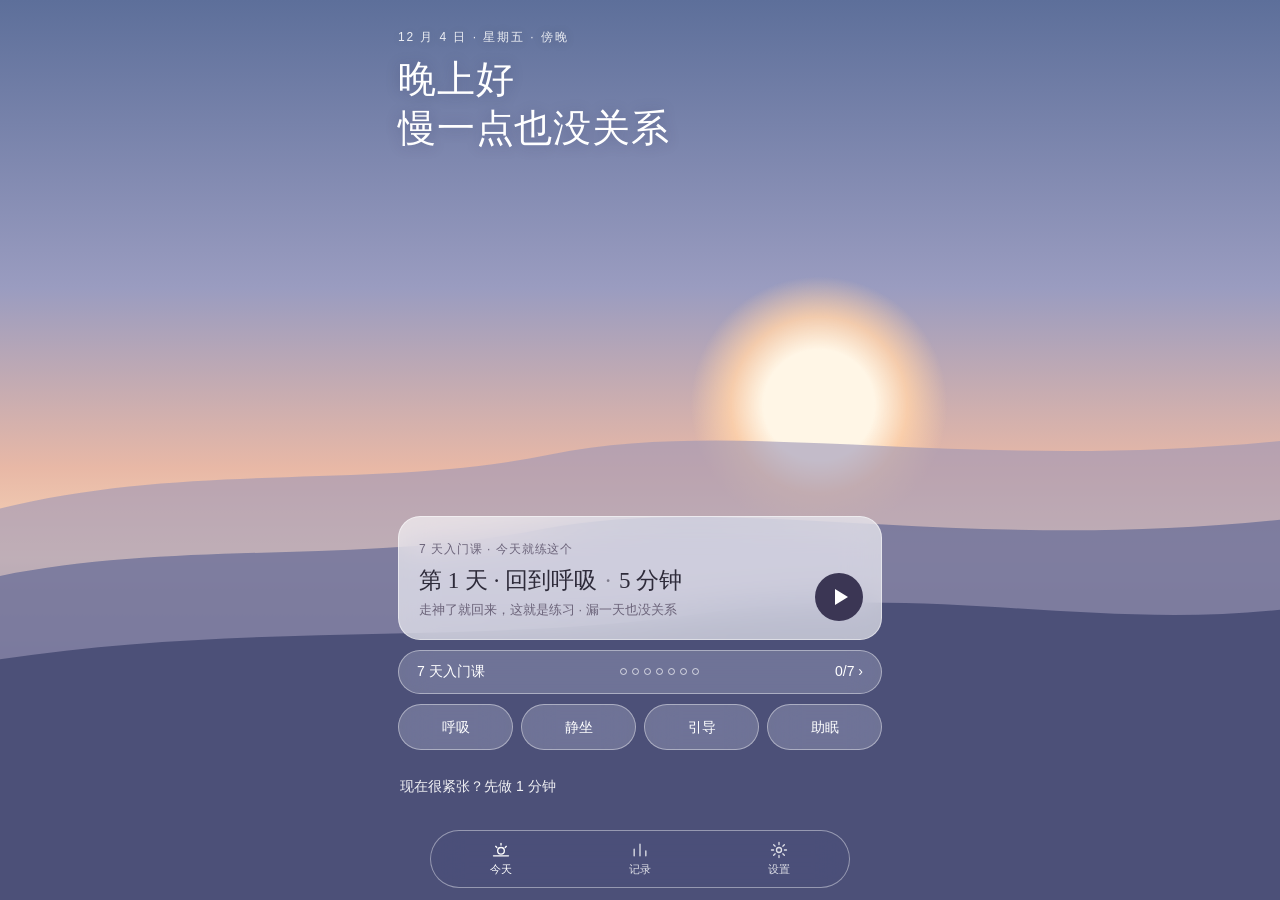
<file: index.html>
<!doctype html>
<html lang="zh-Hans" data-sky="dusk">
<head>
  <meta charset="utf-8">
  <meta name="viewport" content="width=device-width, initial-scale=1, viewport-fit=cover">
  <title>一息</title>
  <meta name="description" content="免费、无广告、无账号、可离线的呼吸与冥想练习">
  <meta name="theme-color" content="#5d6f9a">
  <meta name="apple-mobile-web-app-capable" content="yes">
  <meta name="mobile-web-app-capable" content="yes">
  <meta name="apple-mobile-web-app-status-bar-style" content="black-translucent">
  <meta name="apple-mobile-web-app-title" content="一息">
  <link rel="manifest" href="manifest.webmanifest">
  <link rel="icon" href="icons/icon.svg" type="image/svg+xml">
  <link rel="apple-touch-icon" href="icons/icon-180.png">
  <link rel="stylesheet" href="styles.css">
</head>
<body>
  <div id="scene" aria-hidden="true">
    <div class="sky"></div>
    <div class="stars"></div>
    <div class="sun" id="sun"><i></i></div>
    <svg class="hills" viewBox="0 0 400 800" preserveAspectRatio="none">
      <path class="h1" d="M0 452 C60 410 118 436 172 404 C232 370 300 420 400 392 V800 H0Z"/>
      <path class="h2" d="M0 512 C55 480 115 502 170 470 C230 438 300 492 400 462 V800 H0Z"/>
      <path class="h3" d="M0 586 C80 552 150 574 220 545 C290 518 340 560 400 542 V800 H0Z"/>
    </svg>
  </div>
  <main id="view"></main>
  <nav id="tabs" aria-label="主导航"></nav>
  <div id="overlay"></div>
  <noscript>一息需要开启 JavaScript。</noscript>
  <script type="module" src="app.js"></script>
</body>
</html>
</file>
<file: styles.css>
/* author: claude
   A · 晨昏：一片随时间变化的天空和远山，所有页面都浮在这片景色上。
   天色由 <html data-sky="dawn|day|dusk|night"> 决定（app.js 按时间设置）。 */

:root {
  --serif: "Songti SC", "STSong", "Noto Serif SC", "Source Han Serif SC", ui-serif, Georgia, serif;
  --sans: -apple-system, BlinkMacSystemFont, "PingFang SC", "Hiragino Sans GB", "Noto Sans SC", "Microsoft YaHei", sans-serif;
  --radius: 22px;
  --tabs-h: 64px;
  --ease: cubic-bezier(.2, .8, .2, 1);
}

/* ---------------- 四种天色 ---------------- */
:root[data-sky="dawn"] {
  --s1: #8ea3c8; --s2: #c4bfd6; --s3: #f1cfc2; --s4: #f8e2cf;
  --h1: #aaa9c4; --h2: #8584a6; --h3: #5d5f85;
  --sun-core: #fff8ec; --sun-glow: rgba(255, 214, 186, .85);
  --card: rgba(255, 255, 255, .64); --card-line: rgba(255, 255, 255, .55); --ink: #2c2a3e; --ink-2: #6a6680;
  --chip: rgba(255, 255, 255, .24); --chip-line: rgba(255, 255, 255, .45);
  --btn: #45426a; --btn-ink: #fff; --sheet: #f7f4f2; --accent: #c0796a;
}
:root[data-sky="day"] {
  --s1: #6fa6d6; --s2: #9cc6e6; --s3: #d4e7f1; --s4: #edf3f0;
  --h1: #a8bfd0; --h2: #7f9db5; --h3: #557690;
  --sun-core: #fffdf4; --sun-glow: rgba(255, 248, 222, .9);
  --card: rgba(255, 255, 255, .66); --card-line: rgba(255, 255, 255, .6); --ink: #22313f; --ink-2: #5d6d7c;
  --chip: rgba(255, 255, 255, .26); --chip-line: rgba(255, 255, 255, .5);
  --btn: #2f5673; --btn-ink: #fff; --sheet: #f4f7f8; --accent: #3f7ea6;
}
:root[data-sky="dusk"] {
  --s1: #5d6f9a; --s2: #9a9cc0; --s3: #e8b8a6; --s4: #f6d6b9;
  --h1: #9b95b6; --h2: #6f7299; --h3: #4c5078;
  --sun-core: #fff6e6; --sun-glow: rgba(255, 210, 170, .85);
  --card: rgba(255, 255, 255, .62); --card-line: rgba(255, 255, 255, .5); --ink: #2e2b3a; --ink-2: #6c647a;
  --chip: rgba(255, 255, 255, .2); --chip-line: rgba(255, 255, 255, .42);
  --btn: #3b3654; --btn-ink: #fff; --sheet: #f7f3f1; --accent: #c7775f;
}
:root[data-sky="night"] {
  --s1: #0c1330; --s2: #172249; --s3: #2a3561; --s4: #3c4370;
  --h1: #28315a; --h2: #1b2347; --h3: #0f152e;
  --sun-core: #eef0fa; --sun-glow: rgba(190, 200, 255, .32);
  --card: rgba(30, 38, 76, .62); --card-line: rgba(255, 255, 255, .14); --ink: #eef0f8; --ink-2: #a9afcf;
  --chip: rgba(255, 255, 255, .08); --chip-line: rgba(255, 255, 255, .18);
  --btn: #e9ebf7; --btn-ink: #161c3a; --sheet: #182042; --accent: #b9c2f5;
}

* { box-sizing: border-box; -webkit-tap-highlight-color: transparent; }
html, body { margin: 0; }
html { background: var(--s1); }
body { color: #fff; font: 16px/1.6 var(--sans); -webkit-font-smoothing: antialiased; min-height: 100dvh; overflow-x: hidden; }
button { font: inherit; color: inherit; background: none; border: 0; padding: 0; cursor: pointer; }
svg.i { width: 22px; height: 22px; fill: none; stroke: currentColor; stroke-width: 1.6; stroke-linecap: round; stroke-linejoin: round; }
:focus-visible { outline: 2px solid rgba(255, 255, 255, .9); outline-offset: 3px; border-radius: 8px; }

/* ---------------- 场景 ---------------- */
#scene { position: fixed; inset: 0; z-index: 0; overflow: hidden; pointer-events: none; }
#scene .sky { position: absolute; inset: 0; background: linear-gradient(180deg, var(--s1) 0%, var(--s2) 32%, var(--s3) 52%, var(--s4) 62%, var(--h3) 100%); }
#scene .stars { position: absolute; inset: 0 0 45% 0; opacity: 0; transition: opacity 1.2s; }
:root[data-sky="night"] #scene .stars { opacity: 1; }
#scene .stars i { position: absolute; width: 2px; height: 2px; border-radius: 50%; background: #fff; animation: twinkle 5s ease-in-out infinite; }
@keyframes twinkle { 0%, 100% { opacity: .25; } 50% { opacity: .9; } }
#scene .sun { --size: min(46vmin, 260px); position: absolute; left: var(--sun-x, 50%); top: 50%; width: var(--size); height: var(--size); margin-left: calc(var(--size) / -2);
  transform: translateY(calc(-50% + var(--sun-dy, -4vh))) scale(var(--sun-s, 1)); transition: transform 1.6s var(--ease), left 1.6s var(--ease); will-change: transform; }
#scene .sun i { position: absolute; inset: 0; border-radius: 50%; background: radial-gradient(circle, var(--sun-core) 0 30%, var(--sun-glow) 48%, transparent 70%); }
body.live #scene .sun { transition: none; }
#scene .hills { position: absolute; inset: 0; width: 100%; height: 100%; }
#scene .h1 { fill: var(--h1); opacity: .6; }
#scene .h2 { fill: var(--h2); opacity: .82; }
#scene .h3 { fill: var(--h3); }
@media (prefers-reduced-motion: reduce) { #scene .sun { transition: none; } #scene .stars i { animation: none; } }

/* ---------------- 版面 ---------------- */
#view { position: relative; z-index: 1; max-width: 520px; margin: 0 auto;
  padding: calc(env(safe-area-inset-top) + 28px) 18px calc(var(--tabs-h) + env(safe-area-inset-bottom) + 28px); min-height: 100dvh; }
body.live #view, body.live #tabs { visibility: hidden; }
.shadow { text-shadow: 0 1px 14px rgba(40, 40, 80, .28); }

.glass { background: var(--chip); border: 1px solid var(--chip-line); backdrop-filter: blur(16px) saturate(1.2); -webkit-backdrop-filter: blur(16px) saturate(1.2); }
.card { background: var(--card); border: 1px solid var(--card-line); color: var(--ink); border-radius: var(--radius);
  backdrop-filter: blur(18px) saturate(1.2); -webkit-backdrop-filter: blur(18px) saturate(1.2); }

/* 首页 */
.home { display: flex; flex-direction: column; min-height: calc(100dvh - var(--tabs-h) - env(safe-area-inset-bottom) - env(safe-area-inset-top) - 56px); }
.eyebrow { font-size: 12px; letter-spacing: .16em; opacity: .88; margin: 0; }
.greet { font: 500 32px/1.28 var(--serif); margin: 8px 0 0; letter-spacing: .02em; }
.home .spacer { flex: 1; min-height: 26vh; }
.today { display: block; width: 100%; text-align: left; padding: 18px 20px; position: relative; }
.today small { font-size: 12px; color: var(--ink-2); letter-spacing: .08em; }
.today .t { display: block; font: 500 23px/1.35 var(--serif); margin: 4px 0; }
.today .t .dot { margin: 0 .35em; opacity: .5; }
.today .m { display: block; font-size: 13px; color: var(--ink-2); padding-right: 64px; }
.today .play { position: absolute; right: 18px; bottom: 18px; width: 48px; height: 48px; border-radius: 50%; background: var(--btn); color: var(--btn-ink); display: grid; place-items: center; }
.today .play::after { content: ""; border-left: 13px solid currentColor; border-top: 8px solid transparent; border-bottom: 8px solid transparent; margin-left: 4px; }
.today:active { transform: scale(.985); }
/* 整张卡片是“开始”（.go 铺满卡片），时长标签单独可点，打开这次练习的设置 */
.today .go { position: absolute; inset: 0; z-index: 1; border-radius: inherit; }
.today .dur { position: relative; z-index: 2; display: inline-flex; align-items: center; gap: 7px; min-height: 44px; margin: -10px 0; padding: 0 12px;
  border-radius: 999px; font: inherit; background: color-mix(in srgb, var(--ink) 8%, transparent); }
.today .dur i { width: 7px; height: 7px; border-right: 1.5px solid currentColor; border-bottom: 1.5px solid currentColor; transform: translateY(-3px) rotate(45deg); opacity: .6; }
.quick { display: grid; grid-template-columns: repeat(4, 1fr); gap: 8px; margin-top: 10px; }
.quick button { border-radius: 999px; padding: 11px 0; font-size: 14px; font-weight: 500; }
.quick button:active { background: rgba(255, 255, 255, .34); }
/* 助眠：练完后背景声继续 */
.tail-box.off .chips { opacity: .35; pointer-events: none; }
.tail-box .need { display: none; }
.tail-box.off .need { display: inline; color: var(--accent); }
#tailbar { align-self: center; display: flex; align-items: center; gap: 12px; margin-bottom: 12px; padding: 4px 4px 4px 18px; border-radius: 999px; font-size: 14px; white-space: nowrap; }
#tailbar button { min-height: 40px; padding: 0 16px; border-radius: 999px; background: var(--btn); color: var(--btn-ink); font-weight: 600; }


/* 入门课 */
.course-row { display: flex; align-items: center; gap: 10px; width: 100%; margin-top: 10px; padding: 0 18px; min-height: 44px; border-radius: 999px; font-size: 14px; font-weight: 500; }
.course-row .dots { display: flex; gap: 5px; flex: 1; justify-content: center; }
.course-row .dots i { width: 7px; height: 7px; border-radius: 50%; border: 1px solid currentColor; opacity: .7; }
.course-row .dots i.on { background: currentColor; opacity: 1; }
.pick .dot.done, .pick .dot.next { display: grid; place-items: center; font: 600 14px var(--sans); color: #fff; }
.pick .dot:not(.done):not(.next):not(:empty) { display: grid; place-items: center; font: 500 14px var(--sans); color: var(--ink-2); background: color-mix(in srgb, var(--ink) 8%, transparent); }
.pick .dot.done { background: var(--btn); color: var(--btn-ink); }
.pick .dot.next { background: var(--accent); color: var(--btn-ink); }
.home:has(.course-row) .spacer, .home:has(#tailbar) .spacer { min-height: 12vh; } /* 小屏上给入门课、继续响的背景声让出位置 */
.float .task { margin-top: 26px; padding: 14px 18px; max-width: 22em; text-align: left; text-shadow: none; }
.float .task small { font-size: 12px; color: var(--ink-2); letter-spacing: .08em; }
.float .task p { margin: 4px 0 0; font-size: 15px; opacity: 1; line-height: 1.7; }
.home-foot { display: flex; justify-content: space-between; align-items: center; margin-top: 14px; font-size: 14px; }
.home-foot button { min-height: 44px; padding: 0 2px; opacity: .92; }

/* 底部导航 */
#tabs { position: fixed; z-index: 4; left: 50%; transform: translateX(-50%); bottom: calc(env(safe-area-inset-bottom) + 12px);
  width: min(calc(100% - 28px), 420px); height: 58px; border-radius: 29px; display: flex; justify-content: space-around; align-items: center; }
#tabs button { flex: 1; height: 100%; display: flex; flex-direction: column; align-items: center; justify-content: center; gap: 1px; font-size: 11px; opacity: .62; }
#tabs button svg { width: 20px; height: 20px; }
#tabs button[aria-current="page"] { opacity: 1; }
/* 底部导航对比度（T022）：清晨、傍晚垫一层深色远山色；白天改成浅底深字 */
#tabs { background: color-mix(in srgb, var(--h3) 72%, transparent); }
#tabs button { opacity: .82; }
:root[data-sky="day"] #tabs { background: rgba(255, 255, 255, .74); color: var(--ink); }
:root[data-sky="night"] #tabs { background: var(--chip); }

/* 记录、设置 */
.page-title { font: 500 30px/1.25 var(--serif); margin: 0; }
.page-sub { margin: 6px 0 0; font-size: 14px; opacity: .92; }
.panel { padding: 18px; margin-top: 14px; }
.panel h2 { font-size: 13px; font-weight: 500; color: var(--ink-2); letter-spacing: .08em; margin: 0 0 12px; }
.panel h2 ~ h2 { margin-top: 20px; }
.weekrow { display: grid; grid-template-columns: repeat(7, 1fr); text-align: center; font-size: 12px; color: var(--ink-2); }
.wd { display: flex; flex-direction: column; align-items: center; gap: 6px; }
.wd i { width: 28px; height: 28px; border-radius: 50%; border: 1.5px solid currentColor; opacity: .5; }
.wd.on i { background: var(--accent); border-color: var(--accent); opacity: 1; box-shadow: 0 0 12px var(--accent); }
.wd.now { color: var(--ink); font-weight: 600; }
.big-num { margin: 14px 0 2px; text-align: center; color: var(--ink-2); font-size: 14px; }
.big-num b { font: 500 34px var(--serif); color: var(--ink); margin: 0 6px; }
.note { text-align: center; font-size: 13px; color: var(--ink-2); margin: 4px 0 0; }
.tiles { display: grid; grid-template-columns: repeat(3, 1fr); gap: 10px; margin-top: 14px; }
.tile { padding: 14px 8px; text-align: center; border-radius: 18px; }
.tile b { display: block; font: 500 24px var(--serif); }
.tile span { display: block; font-size: 12px; color: var(--ink-2); line-height: 1.35; }
.grid4 { display: grid; grid-template-columns: repeat(7, 1fr); gap: 6px; }
.cell { aspect-ratio: 1; border-radius: 7px; background: color-mix(in srgb, var(--ink) 9%, transparent); display: inline-block; }
.cell.l1 { background: color-mix(in srgb, var(--accent) 40%, transparent); }
.cell.l2 { background: color-mix(in srgb, var(--accent) 70%, transparent); }
.cell.l3 { background: var(--accent); }
.cell.future { opacity: .35; }
.legend { font-size: 12px; color: var(--ink-2); display: flex; align-items: center; gap: 6px; flex-wrap: wrap; margin: 12px 0 0; }
.legend .cell { width: 12px; height: 12px; border-radius: 3px; }
.hist { list-style: none; margin: 0; padding: 0; font-size: 14px; }
.hist li { display: grid; grid-template-columns: 1.4fr 1fr .7fr; gap: 6px; padding: 10px 0; border-bottom: 1px solid color-mix(in srgb, var(--ink) 10%, transparent); }
.hist li:last-child { border-bottom: 0; }
.hist .mood { grid-column: 1 / -1; color: var(--ink-2); font-size: 12px; margin-top: -4px; }
.muted { color: var(--ink-2); font-size: 14px; margin: 0 0 8px; }

.row { display: flex; align-items: center; justify-content: space-between; gap: 12px; padding: 12px 0; position: relative; font-size: 15px;
  border-bottom: 1px solid color-mix(in srgb, var(--ink) 10%, transparent); }
.row:last-of-type { border-bottom: 0; }
.row input[type="checkbox"] { position: absolute; opacity: 0; right: 0; width: 50px; height: 30px; margin: 0; cursor: pointer; }
.switch { width: 48px; height: 28px; border-radius: 999px; background: color-mix(in srgb, var(--ink) 18%, transparent); position: relative; flex: none; pointer-events: none; transition: background .2s; }
.switch::after { content: ""; position: absolute; top: 2px; left: 2px; width: 24px; height: 24px; border-radius: 50%; background: #fff; box-shadow: 0 1px 3px rgba(0, 0, 0, .25); transition: transform .2s var(--ease); }
.row input:checked + .switch { background: var(--btn); }
:root[data-sky="night"] .row input:checked + .switch::after { background: #161c3a; }
.row input:checked + .switch::after { transform: translateX(20px); }
.row input:focus-visible + .switch { outline: 2px solid var(--btn); outline-offset: 2px; }
input[type="range"] { width: 52%; accent-color: var(--btn); }

.chips { display: flex; flex-wrap: wrap; gap: 8px; }
.chips button { border: 1px solid color-mix(in srgb, var(--ink) 20%, transparent); border-radius: 999px; padding: 7px 15px; font-size: 14px; color: var(--ink); }
.chips button[aria-checked="true"] { background: var(--btn); border-color: var(--btn); color: var(--btn-ink); }
.chips button:disabled { opacity: .3; cursor: not-allowed; }
.btn-line { border: 1px solid color-mix(in srgb, var(--ink) 22%, transparent); border-radius: 999px; padding: 8px 16px; font-size: 14px; color: var(--ink); }
.btn-line.danger { color: #c0493b; }
.btnrow { display: flex; gap: 10px; flex-wrap: wrap; margin-top: 12px; }

/* ---------------- 覆盖层 ---------------- */
#overlay { display: none; }
#overlay.show { display: block; position: fixed; inset: 0; z-index: 10; }
.sheet-backdrop { position: absolute; inset: 0; background: rgba(10, 12, 30, .38); opacity: 0; transition: opacity .25s; }
.sheet { position: absolute; left: 0; right: 0; bottom: 0; margin: 0 auto; max-width: 520px; max-height: 90dvh; overflow: auto; color: var(--ink);
  background: var(--sheet); border-radius: 26px 26px 0 0; padding: 10px 22px calc(env(safe-area-inset-bottom) + 22px);
  transform: translateY(100%); transition: transform .32s var(--ease); }
#overlay.in .sheet { transform: none; }
#overlay.in .sheet-backdrop { opacity: 1; }
.sheet-close { position: absolute; top: 8px; right: 10px; width: 44px; height: 44px; border-radius: 50%; display: grid; place-items: center;
  font-size: 26px; line-height: 1; color: var(--ink-2); }
.sheet-close::before { content: ""; position: absolute; inset: 6px; border-radius: 50%; background: color-mix(in srgb, var(--ink) 7%, transparent); }
/* iPhone 的 Safari 里底部工具栏浮在网页上，给面板底部多留一段（.ios-safari 由 app.js 判断；添加到主屏幕后没有工具栏，不受影响） */
.ios-safari .sheet { padding-bottom: calc(env(safe-area-inset-bottom) + 84px); }
.grab { width: 40px; height: 5px; border-radius: 3px; background: color-mix(in srgb, var(--ink) 20%, transparent); margin: 0 auto 16px; }
.sheet h2 { font: 500 24px var(--serif); margin: 0; padding-right: 44px; }
.sheet .desc { color: var(--ink-2); font-size: 14px; margin: 8px 0 4px; line-height: 1.7; }
.sheet h3 { font-size: 12px; color: var(--ink-2); font-weight: 500; letter-spacing: .08em; margin: 20px 0 10px; }
.sheet .hint { font-size: 12px; color: var(--ink-2); margin: 8px 0 0; }
.sheet .row.slim { border-bottom: 0; padding: 12px 0 0; font-size: 14px; color: var(--ink-2); }
.sheet .start { display: block; width: 100%; margin: 26px 0 0; padding: 15px; border-radius: 999px; background: var(--btn); color: var(--btn-ink); font-size: 16px; font-weight: 600; }
.pick { display: flex; align-items: center; gap: 14px; width: 100%; text-align: left; padding: 14px 0; border-bottom: 1px solid color-mix(in srgb, var(--ink) 10%, transparent); }
.pick:last-child { border-bottom: 0; }
.pick .dot { width: 34px; height: 34px; border-radius: 50%; flex: none; background: radial-gradient(circle at 40% 35%, var(--sun-core), var(--accent)); }
.pick b { display: block; font: 500 17px var(--serif); }
.pick span { font-size: 13px; color: var(--ink-2); }
.pick svg { margin-left: auto; opacity: .4; flex: none; }

/* 心情、完成：直接浮在天空上 */
.float { position: absolute; inset: 0; display: flex; flex-direction: column; align-items: center; text-align: center;
  padding: calc(env(safe-area-inset-top) + 16vh) 20px calc(env(safe-area-inset-bottom) + 24px); }
.float h2 { font: 500 26px/1.35 var(--serif); margin: 0; }
.float p { margin: 8px 0 0; font-size: 14px; opacity: .92; }
.moods { display: flex; gap: 10px; margin: 30px 0 18px; justify-content: center; flex-wrap: wrap; }
.moods button { display: flex; flex-direction: column; align-items: center; gap: 6px; font-size: 13px; width: 56px; }
.moods .dot { width: 46px; height: 46px; border-radius: 50%; display: block; border: 1px solid var(--chip-line); background: var(--chip);
  backdrop-filter: blur(10px); -webkit-backdrop-filter: blur(10px); position: relative; transition: transform .15s; }
.moods .dot::after { content: ""; position: absolute; inset: calc(50% - var(--r)); border-radius: 50%; background: var(--sun-core); box-shadow: 0 0 14px var(--sun-glow); }
.moods button:active .dot { transform: scale(.92); }
.float .later { font-size: 14px; opacity: .85; padding: 8px 14px; }
.float .ok { margin-top: 28px; padding: 13px 48px; border-radius: 999px; background: var(--btn); color: var(--btn-ink); font-weight: 600; }

/* 练习进行中 */
.session { position: absolute; inset: 0; display: flex; flex-direction: column; align-items: center;
  padding: calc(env(safe-area-inset-top) + 14px) 16px calc(env(safe-area-inset-bottom) + 22px); }
.sess-top { width: 100%; max-width: 520px; display: grid; grid-template-columns: 44px 1fr 44px; align-items: center; }
.sess-name { text-align: center; font-size: 14px; opacity: .9; letter-spacing: .06em; }
.icon-btn { width: 44px; height: 44px; border-radius: 50%; display: grid; place-items: center; }
.icon-btn svg { width: 20px; height: 20px; }
.word { margin-top: 6vh; text-align: center; min-height: 92px; text-shadow: 0 1px 3px rgba(40, 40, 80, .35), 0 2px 18px rgba(40, 40, 80, .35); }
.word b { display: block; font: 500 34px/1.2 var(--serif); letter-spacing: .12em; }
.word span { display: block; font-size: 15px; opacity: .85; margin-top: 6px; font-variant-numeric: tabular-nums; min-height: 1.4em; }
.session .tap { flex: 1; width: 100%; }
.cue { position: absolute; left: 22px; right: 22px; top: calc(env(safe-area-inset-top) + 13vh); margin: 0 auto; max-width: 26em; text-align: center;
  font: 500 20px/1.8 var(--serif); opacity: 0; transition: opacity .7s; }
.cue.show { opacity: 1; }
.cue.long { font-size: 17px; line-height: 1.75; } /* 入门课约 100 字的讲解 */
.session.breath .cue { display: none; }
.session:not(.breath) .word { display: none; }
.session:not(.breath) .word b { font-size: 15px; letter-spacing: .1em; font-family: var(--sans); font-weight: 400; opacity: .8; }
.hint-line { font-size: 13px; opacity: .85; text-align: center; margin: 0; }
.sess-bottom { width: 100%; max-width: 360px; display: flex; flex-direction: column; align-items: center; gap: 12px; }
.prog { width: 180px; height: 3px; border-radius: 2px; background: rgba(255, 255, 255, .28); overflow: hidden; }
.prog i { display: block; height: 100%; width: 0; background: #fff; }
.remain { font-size: 13px; opacity: .9; font-variant-numeric: tabular-nums; }
.session.paused .word b { opacity: .6; }

@media (min-width: 760px) {
  .greet { font-size: 38px; }
}
@media (max-width: 350px) {
  .quick button { font-size: 13px; }
  .tiles { grid-template-columns: 1fr 1fr; }
}

/* 轻提示 */
#toast { position: fixed; z-index: 20; left: 50%; top: 42%; transform: translate(-50%, 8px); padding: 10px 18px; border-radius: 999px;
  background: rgba(20, 22, 44, .86); color: #fff; font-size: 14px; white-space: nowrap; opacity: 0; pointer-events: none; transition: opacity .25s, transform .25s; }
#toast.show { opacity: 1; transform: translate(-50%, 0); }

/* 约好下一次（T023） */
.float .again { margin-top: 10px; min-height: 44px; padding: 0 18px; font-size: 14px; opacity: .9; text-decoration: underline; text-underline-offset: 4px; text-decoration-color: rgba(255, 255, 255, .4); }
.time-pick { display: inline-flex; align-items: center; gap: 8px; font-size: 14px; color: var(--ink); }
.time-pick input { font: inherit; color: var(--ink); background: transparent; border: 1px solid color-mix(in srgb, var(--ink) 22%, transparent); border-radius: 999px; padding: 7px 12px; min-height: 40px; }

/* 记录页（T024）：四周格子每行前面标那周周一的日期；没有记录时只有一句话和一个按钮 */
.grid4 { grid-template-columns: 2.6em repeat(7, 1fr); align-items: center; }
.grid4 .wk { font-size: 11px; color: var(--ink-2); font-variant-numeric: tabular-nums; }
.cell.future { background: none; border: 1px dashed color-mix(in srgb, var(--ink) 14%, transparent); opacity: 1; }
.panel.empty { text-align: center; padding: 26px 20px; }
.panel.empty .start { margin-top: 14px; min-height: 48px; padding: 0 30px; border-radius: 999px; background: var(--btn); color: var(--btn-ink); font-weight: 600; }
</file>
